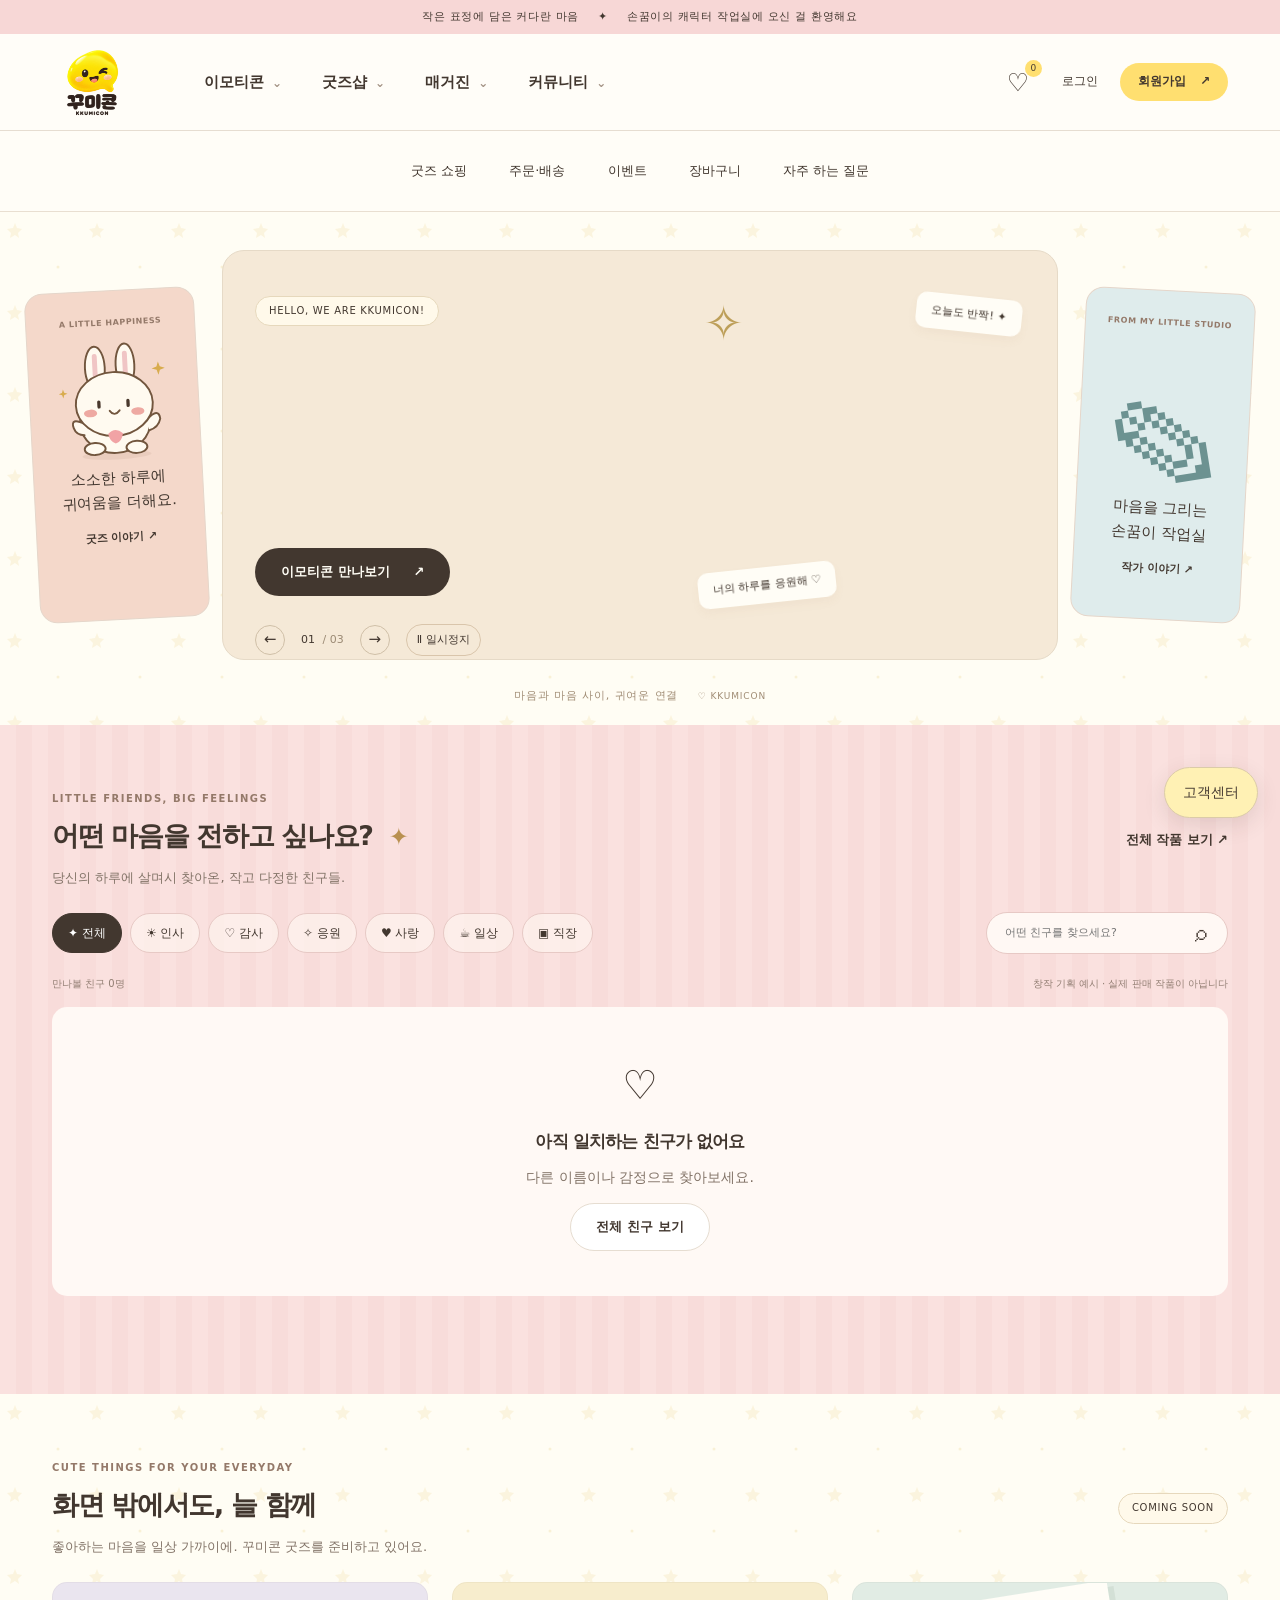
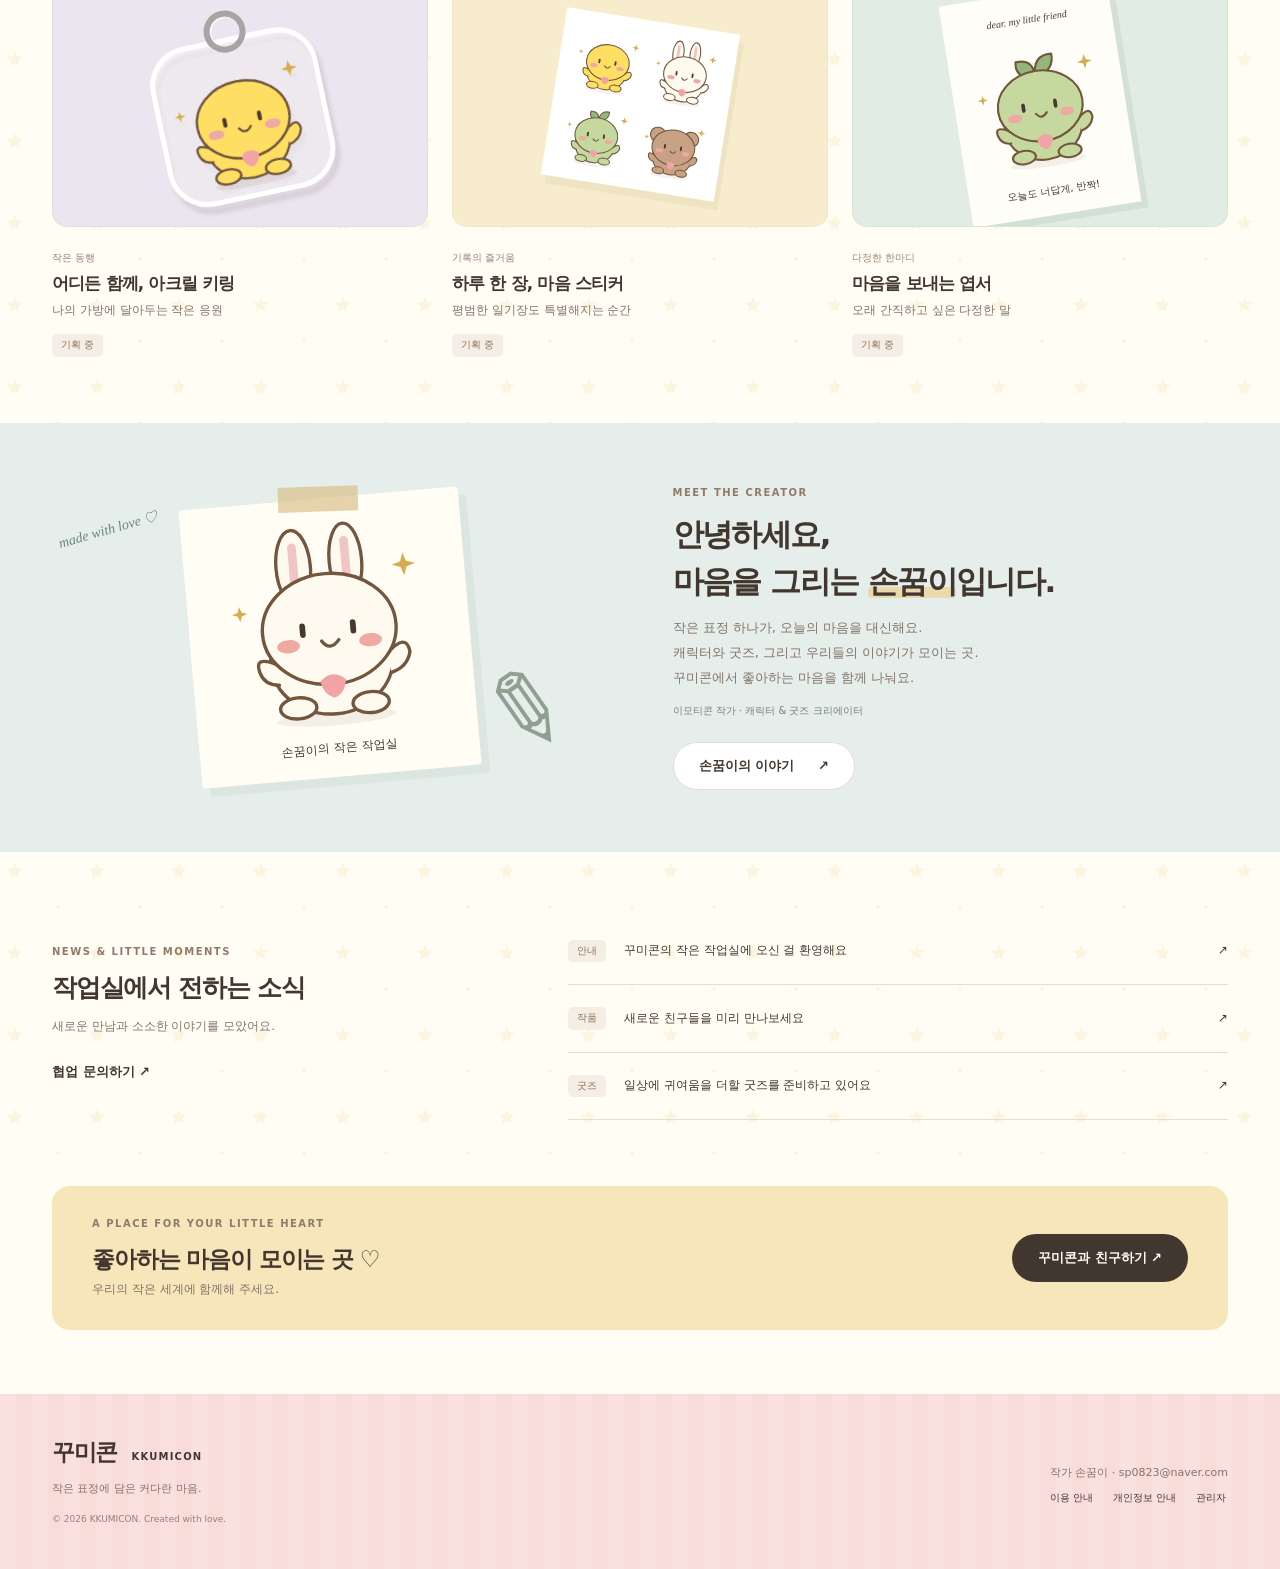
<file: index.html>
<!doctype html>
<html lang="ko"><head><meta charset="UTF-8"><meta name="viewport" content="width=device-width, initial-scale=1"><meta name="description" content="작은 표정 하나가 오늘의 마음을 대신해요. 손꿈이의 따뜻한 캐릭터 작업실, 꾸미콘."><title>꾸미콘 KKUMICON · 마음을 그리는 작은 작업실</title><link rel="icon" type="image/png" href="images/꾸미콘로고2.png"><link rel="stylesheet" href="styles.css?v=2"><script defer src="data.js"></script><script defer src="auth.js?v=4"></script><script defer src="pages.js?v=2"></script><script defer src="app.js?v=4"></script><link rel="stylesheet" href="content-editor.css?v=10"><script defer src="content-model.js?v=10"></script><script defer src="content-editor.js?v=10"></script><link rel="stylesheet" href="shop.css?v=4"><script defer src="services.js?v=2"></script><script defer src="motion.js"></script><link rel="stylesheet" href="hero-motion.css"><script defer src="hero-motion.js"></script><script defer src="inquiry.js"></script></head>
<body><a class="skip" href="#main">본문 바로가기</a>
<div class="announcement">작은 표정에 담은 커다란 마음 <span>✦</span> 손꿈이의 캐릭터 작업실에 오신 걸 환영해요</div>
<header class="site-header"><div class="header-inner"><a class="brand" href="index.html" aria-label="꾸미콘 홈"><img src="images/꾸미콘로고2.png" alt="꾸미콘 홈" width="80" height="80"></a><nav aria-label="주 메뉴" class="main-nav" id="main-nav"><details><summary>이모티콘</summary><div><a href="#collection">이모티콘 컬렉션</a><button data-info="world">캐릭터 세계관</button></div></details><details><summary>굿즈샵</summary><div><a href="#goods">캐릭터별 굿즈</a><button data-info="goods">전체 굿즈</button></div></details><details><summary>매거진</summary><div><a href="#artist">작가 인터뷰</a></div></details><details><summary>커뮤니티</summary><div><button data-info="lounge">팬 라운지</button><a href="#news">소식·이벤트</a></div></details></nav><div class="header-actions"><button class="icon-button" id="wishlist" aria-label="찜한 작품 보기">♡<span id="wish-count">0</span></button><a class="login-link" href="login.html">로그인</a><a class="button small yellow" href="login.html#signup">회원가입 <span>↗</span></a><button class="icon-button mobile-toggle" id="menu-toggle" aria-expanded="false" aria-controls="main-nav" aria-label="메뉴 열기">☰</button></div></div></header>
<main id="main"><section class="hero-section stars"><div class="hero-layout wrap"><aside class="hero-side peach"><span class="eyebrow">A LITTLE HAPPINESS</span><div id="side-character"></div><p>소소한 하루에<br><strong>귀여움을 더해요.</strong></p><a href="#goods" class="text-link">굿즈 이야기 ↗</a></aside><div class="hero-main"><div class="hero-copy"><span class="pill">HELLO, WE ARE KKUMICON!</span><h1 id="hero-title">작은 표정 하나가,<br>오늘의 <em>마음</em>을 대신해요.</h1><p id="hero-description">말로 다 전하지 못한 마음도 괜찮아요.<br>나를 닮은 귀여운 친구가 대신 전해줄 거예요.</p><a class="button ink" id="hero-link" href="#collection">이모티콘 만나보기 <span>↗</span></a><div class="hero-controls"><button id="hero-prev" aria-label="이전 배너">←</button><span id="hero-position">01 <i>/ 03</i></span><button id="hero-next" aria-label="다음 배너">→</button></div></div><div class="hero-art"><span class="floating-note note-one">오늘도 반짝! ✦</span><span class="decor-star">✧</span><img src="images/꾸미콘로고2.png" alt="윙크하며 웃는 노란 꾸미콘 마스코트" width="1280" height="1280"><span class="floating-note note-two">너의 하루를 응원해 ♡</span></div></div><aside class="hero-side sky"><span class="eyebrow">FROM MY LITTLE STUDIO</span><div class="drawing-icon">✎</div><p>마음을 그리는<br><strong>손꿈이의 작업실</strong></p><a href="#artist" class="text-link">작가 이야기 ↗</a></aside></div><div class="hero-caption">마음과 마음 사이, 귀여운 연결 <span>♡ KKUMICON</span></div></section>
<section class="collection-section stripe" id="collection"><div class="wrap"><div class="section-heading"><div><span class="eyebrow">LITTLE FRIENDS, BIG FEELINGS</span><h2>어떤 마음을 전하고 싶나요? <span class="tiny-star">✦</span></h2><p>당신의 하루에 살며시 찾아온, 작고 다정한 친구들.</p></div><button class="text-link" id="show-all">전체 작품 보기 ↗</button></div><div class="collection-toolbar"><div class="chips" id="emotion-filters" role="group" aria-label="감정별 작품 필터"></div><form class="search-form" id="search-form" role="search"><label class="sr-only" for="search">작품 검색</label><input id="search" type="search" placeholder="어떤 친구를 찾으세요?"><button aria-label="검색">⌕</button></form></div><div class="collection-meta"><span id="result-count" aria-live="polite"></span><span>창작 기획 예시 · 실제 판매 작품이 아닙니다</span></div><div class="art-grid" id="art-grid"></div><div class="center"><button class="button white" id="more-art">친구들 더 만나보기 <span>↓</span></button></div></div></section>
<section class="goods-section stars" id="goods"><div class="wrap"><div class="section-heading"><div><span class="eyebrow">CUTE THINGS FOR YOUR EVERYDAY</span><h2>화면 밖에서도, 늘 함께</h2><p>좋아하는 마음을 일상 가까이에. 꾸미콘 굿즈를 준비하고 있어요.</p></div><span class="pill">COMING SOON</span></div><div class="goods-grid"><button class="goods-card" data-info="goods"><div class="goods-art lilac"><div class="keyring"><span></span><div id="keyring-character"></div></div></div><span class="goods-type">작은 동행</span><h3>어디든 함께, 아크릴 키링</h3><p>나의 가방에 달아두는 작은 응원</p><span class="tag">기획 중</span></button><button class="goods-card" data-info="goods"><div class="goods-art butter"><div class="sticker-sheet" id="sticker-art"></div></div><span class="goods-type">기록의 즐거움</span><h3>하루 한 장, 마음 스티커</h3><p>평범한 일기장도 특별해지는 순간</p><span class="tag">기획 중</span></button><button class="goods-card" data-info="goods"><div class="goods-art mint"><div class="postcard"><span>dear. my little friend</span><div id="postcard-art"></div><small>오늘도 너답게, 반짝!</small></div></div><span class="goods-type">다정한 한마디</span><h3>마음을 보내는 엽서</h3><p>오래 간직하고 싶은 다정한 말</p><span class="tag">기획 중</span></button></div></div></section>
<section class="artist-section" id="artist"><div class="wrap artist-layout"><div class="artist-illustration"><span class="scribble">made with love ♡</span><div class="artist-paper"><div id="artist-character"></div><span>손꿈이의 작은 작업실</span></div><span class="artist-pencil">✎</span></div><div class="artist-copy"><span class="eyebrow">MEET THE CREATOR</span><h2>안녕하세요,<br>마음을 그리는 <em>손꿈이</em>입니다.</h2><p>작은 표정 하나가, 오늘의 마음을 대신해요.<br>캐릭터와 굿즈, 그리고 우리들의 이야기가 모이는 곳.<br>꾸미콘에서 좋아하는 마음을 함께 나눠요.</p><span class="artist-label">이모티콘 작가 · 캐릭터 & 굿즈 크리에이터</span><button class="button white" data-info="artist">손꿈이의 이야기 <span>↗</span></button></div></div></section>
<section class="news-section stars" id="news"><div class="wrap news-layout"><div><span class="eyebrow">NEWS & LITTLE MOMENTS</span><h2>작업실에서 전하는 소식</h2><p>새로운 만남과 소소한 이야기를 모았어요.</p><a class="text-link" href="mailto:sp0823@naver.com">협업 문의하기 ↗</a></div><div class="news-list"><button data-info="welcome"><span class="tag">안내</span><span>꾸미콘의 작은 작업실에 오신 걸 환영해요</span><b>↗</b></button><button data-info="preview"><span class="tag">작품</span><span>새로운 친구들을 미리 만나보세요</span><b>↗</b></button><button data-info="goods"><span class="tag">굿즈</span><span>일상에 귀여움을 더할 굿즈를 준비하고 있어요</span><b>↗</b></button></div></div></section>
<section class="community-banner wrap"><div><span class="eyebrow">A PLACE FOR YOUR LITTLE HEART</span><h2>좋아하는 마음이 모이는 곳 ♡</h2><p>우리의 작은 세계에 함께해 주세요.</p></div><a class="button ink" href="login.html#signup">꾸미콘과 친구하기 ↗</a></section></main>
<footer class="site-footer stripe"><div class="wrap footer-inner"><div><strong>꾸미콘 <span>KKUMICON</span></strong><p>작은 표정에 담은 커다란 마음.</p><small>© 2026 KKUMICON. Created with love.</small></div><div><p>작가 손꿈이 · <a href="mailto:sp0823@naver.com">sp0823@naver.com</a></p><div class="footer-links"><button data-info="terms">이용 안내</button><button data-info="privacy">개인정보 안내</button><a href="admin.html">관리자</a></div></div></div></footer>
<button id="back-top" class="back-top" aria-label="맨 위로" hidden>↑</button><div id="toast" class="toast" role="status" hidden></div><dialog id="detail-dialog"><button class="dialog-close" aria-label="닫기">×</button><div id="dialog-content"></div></dialog></body></html>
</file>
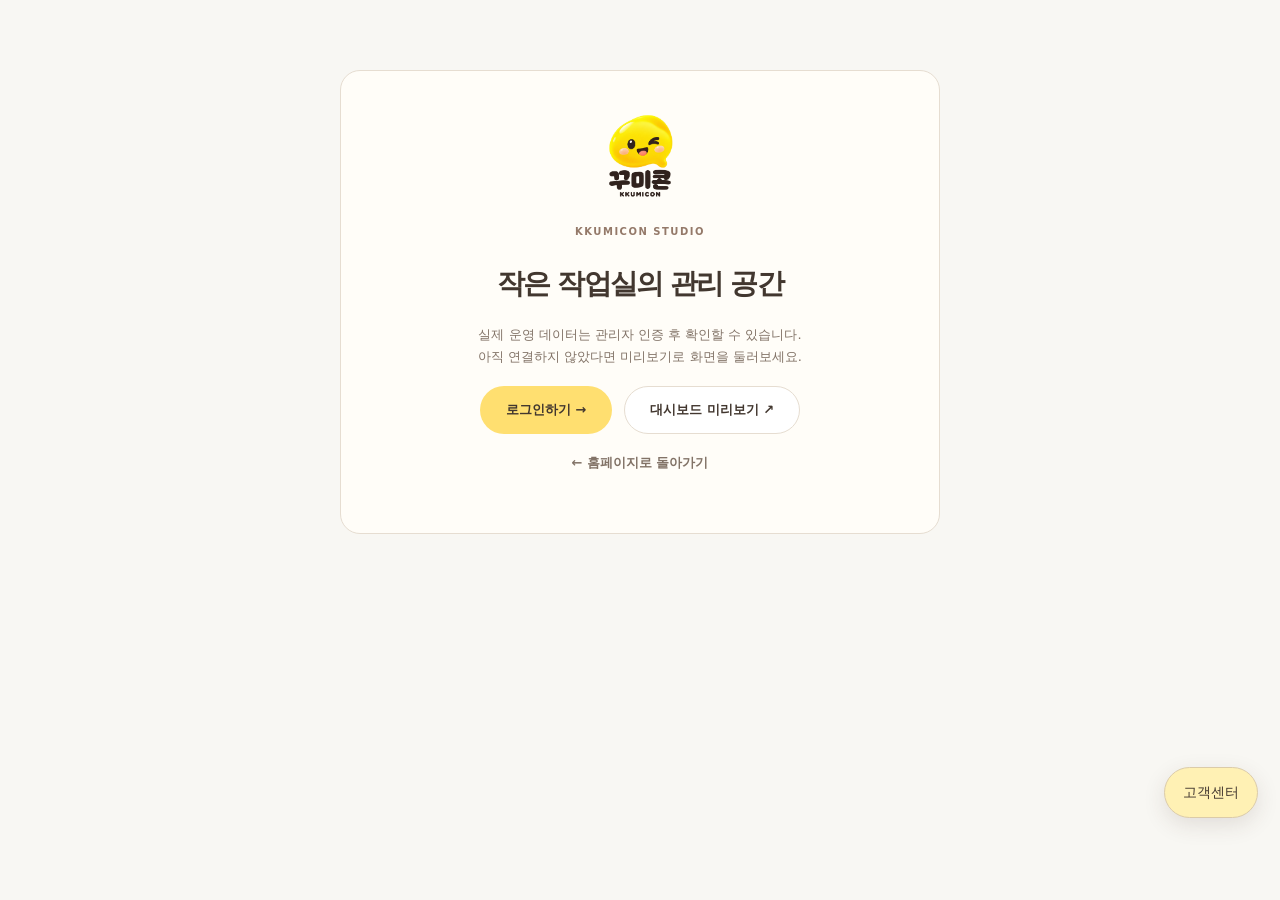
<file: admin.html>
<!doctype html><html lang="ko"><head><meta charset="UTF-8"><meta name="viewport" content="width=device-width,initial-scale=1"><meta name="robots" content="noindex,nofollow"><title>작업실 관리 · 꾸미콘</title><link rel="icon" type="image/png" href="images/꾸미콘로고2.png"><link rel="stylesheet" href="styles.css?v=2"><script defer src="data.js"></script><script defer src="auth.js?v=4"></script><script defer src="pages.js?v=1"></script><script defer src="admin-live.js?v=1"></script><script defer src="content-model.js?v=10"></script><script defer src="admin-pages.js?v=1"></script><script defer src="admin.js?v=4"></script><link rel="stylesheet" href="shop.css?v=4"><script defer src="services.js?v=2"></script><script defer src="motion.js"></script><script defer src="inquiry.js"></script></head><body class="admin-body"><main id="admin-gate" class="gate"><img src="images/꾸미콘로고2.png" alt="꾸미콘" width="100" height="100"><span class="eyebrow">KKUMICON STUDIO</span><h1>작은 작업실의 관리 공간</h1><p id="gate-status" role="status">실제 운영 데이터는 관리자 인증 후 확인할 수 있습니다.<br>아직 연결하지 않았다면 미리보기로 화면을 둘러보세요.</p><a class="button yellow" href="login.html">로그인하기 →</a><a class="button white" href="admin.html?preview=1">대시보드 미리보기 ↗</a><p><a class="text-link" href="index.html">← 홈페이지로 돌아가기</a></p></main><div id="admin-shell" class="admin-shell" hidden><aside class="admin-sidebar"><a href="index.html" class="admin-logo"><img src="images/꾸미콘로고2.png" alt="꾸미콘 홈" width="55" height="55"><span>꾸미콘<small>CREATOR STUDIO</small></span></a><nav class="admin-nav" aria-label="관리 메뉴"><button data-page="overview" class="active"><span>▦</span> 대시보드</button><button data-page="content"><span>▧</span> 작품 관리</button><button data-page="members"><span>♧</span> 회원 관리</button><button data-page="sales"><span>▤</span> 매출 현황</button><button data-page="service"><span>⚙</span> 서비스 상태</button></nav><div class="sidebar-note"><strong>차곡차곡, 나의 작은 세계</strong><p>작품을 정리하고 새로운 만남을 준비하는 곳.</p><a href="index.html">홈페이지 보기 ↗</a></div></aside><main class="admin-main"><header class="admin-topbar"><span>작가 작업실 <span class="muted">/ <span id="breadcrumb">대시보드</span></span></span><div><span class="status-pill" id="mode-label">미리보기</span><span class="avatar">꾸</span><span id="admin-name">작업실 미리보기</span><button id="admin-exit">나가기 ↗</button></div></header><div class="admin-content"><div id="admin-notice" class="notice">미리보기 모드입니다. 예시 작품의 수정 사항은 이 브라우저에만 저장되며 실제 회원·매출 데이터는 연결되지 않았습니다.</div><div id="admin-view"></div><p id="admin-updated" class="admin-updated"></p></div></main></div><dialog id="edit-dialog"><button class="dialog-close" id="close-edit" aria-label="닫기">×</button><span class="eyebrow">EDIT YOUR LITTLE FRIEND</span><h2>작품 정보 수정</h2><p class="muted">미리보기용 작품입니다. 이 브라우저에만 저장됩니다.</p><form id="edit-form"><input type="hidden" id="edit-id"><label class="field">작품명<textarea id="edit-name" required maxlength="100" rows="3" placeholder="Enter를 누르면 줄바꿈됩니다."></textarea></label><label class="field">소개<textarea id="edit-description" maxlength="600"></textarea></label><label class="check"><input type="checkbox" id="edit-visible">홈페이지에 공개</label><p id="edit-message" class="form-message" role="status"></p><div class="edit-actions"><button class="button yellow" type="submit">변경 사항 저장</button><button class="button white" type="button" id="cancel-edit">취소</button></div></form></dialog><div id="toast" class="toast" role="status" hidden></div></body></html>
</file>
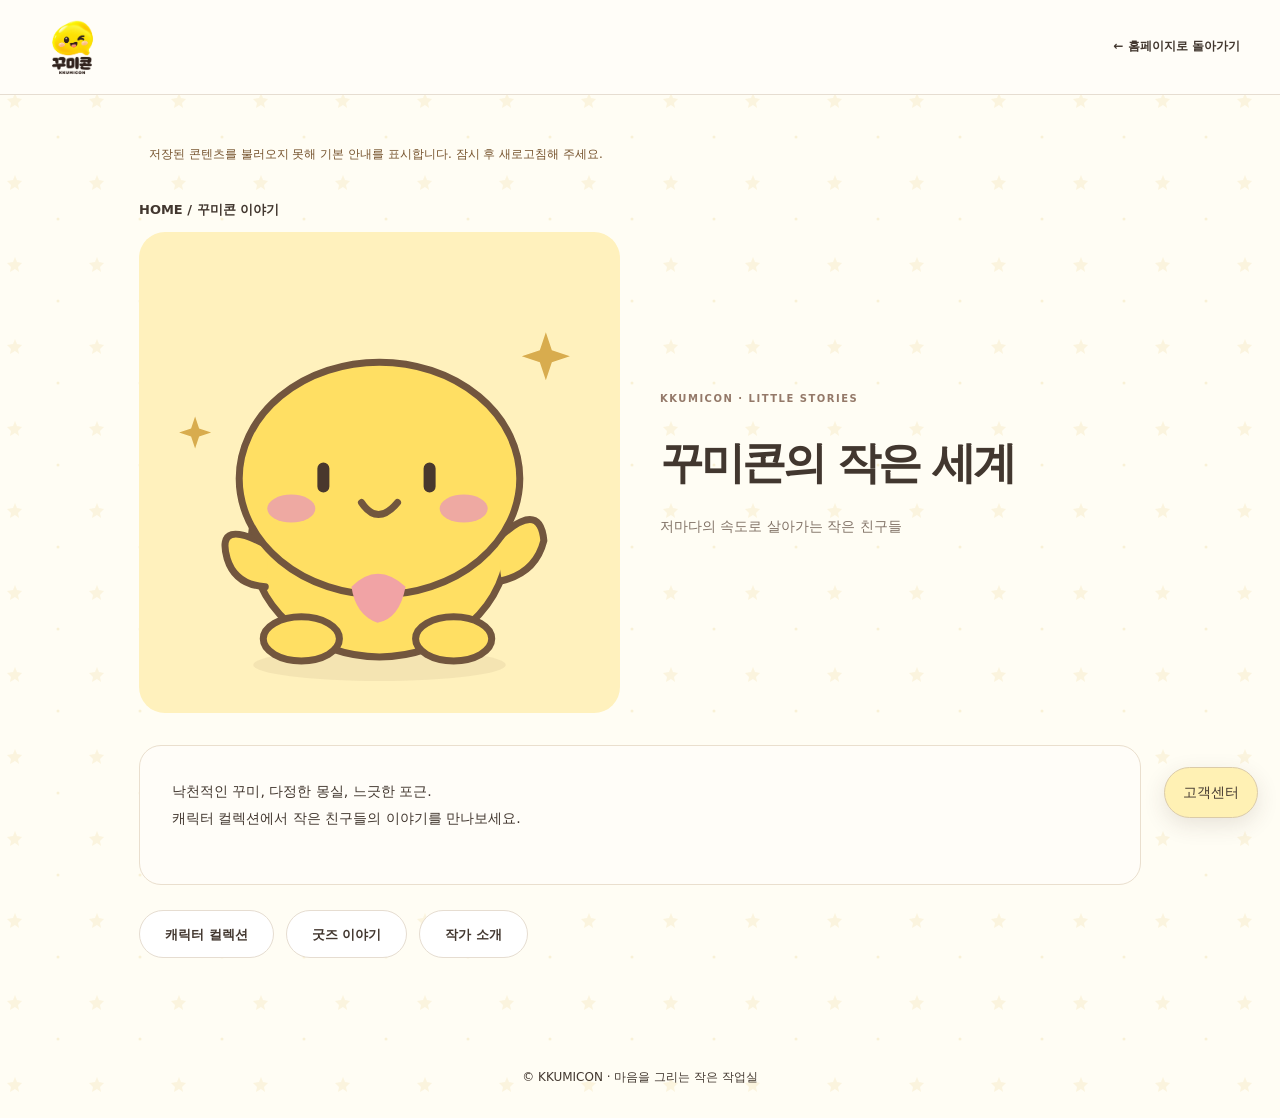
<file: detail.html>
<!doctype html><html lang="ko"><head><meta charset="UTF-8"><meta name="viewport" content="width=device-width,initial-scale=1"><title>상세 이야기 · 꾸미콘</title><link rel="stylesheet" href="styles.css?v=2"><link rel="stylesheet" href="content-editor.css?v=10"><script defer src="data.js"></script><script defer src="auth.js?v=4"></script><script defer src="pages.js?v=2"></script><script defer src="content-model.js?v=10"></script><script defer src="content-editor.js?v=10"></script><link rel="stylesheet" href="shop.css?v=4"><script defer src="services.js?v=2"></script><script defer src="motion.js"></script><script defer src="inquiry.js"></script></head><body class="stars"><header class="simple-header"><a href="index.html"><img src="images/꾸미콘로고2.png" width="65" height="65" alt="꾸미콘 홈"></a><a class="text-link" href="index.html">← 홈페이지로 돌아가기</a></header><main id="story-page" class="story-page" aria-live="polite"><p>이야기를 불러오고 있어요…</p></main><footer class="story-footer">© KKUMICON · 마음을 그리는 작은 작업실</footer></body></html>
</file>
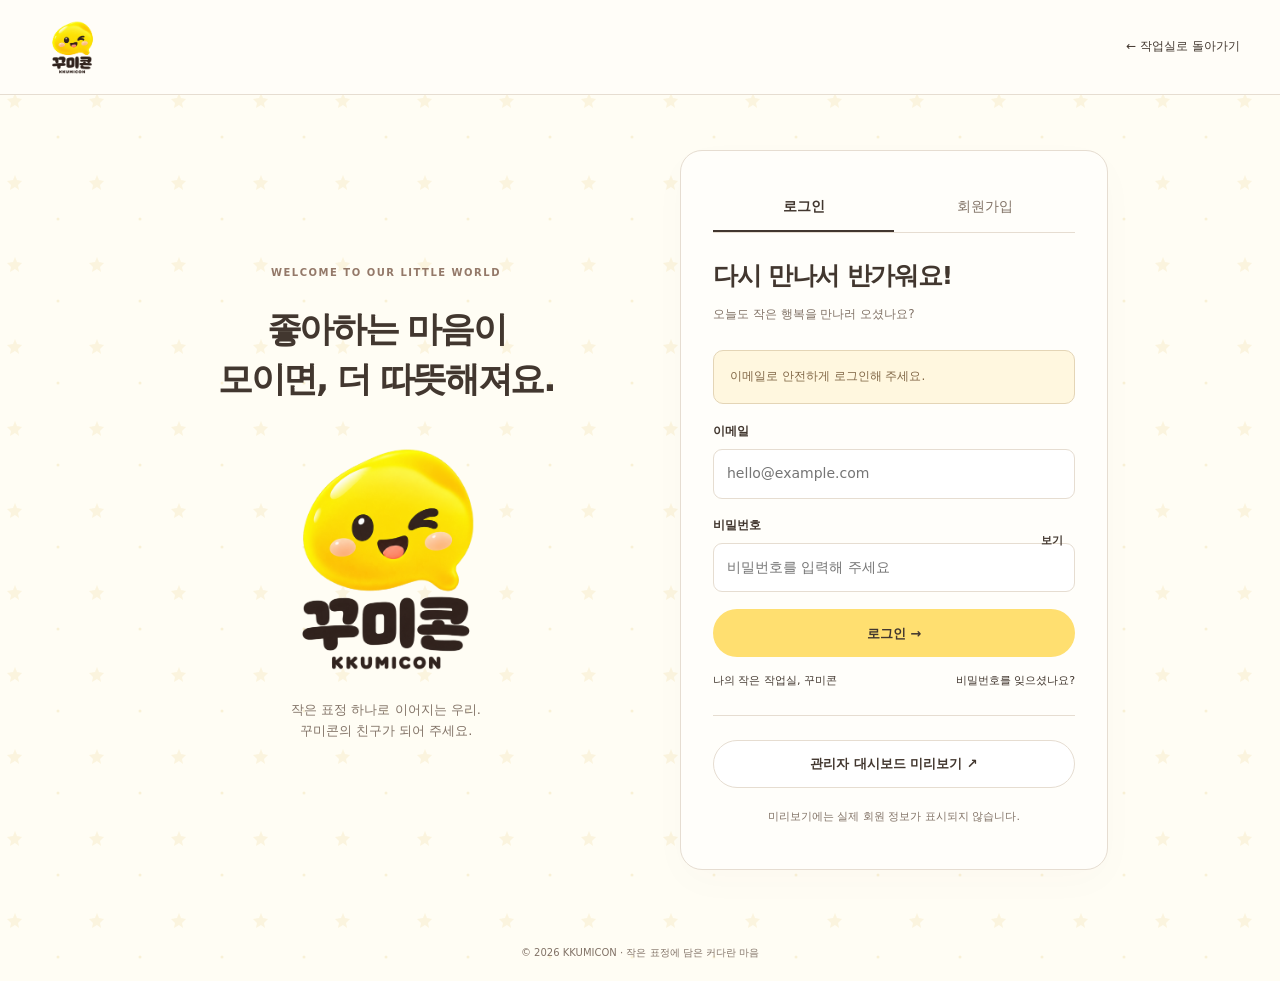
<file: login.html>
<!doctype html><html lang="ko"><head><meta charset="UTF-8"><meta name="viewport" content="width=device-width,initial-scale=1"><title>로그인 · 꾸미콘</title><link rel="icon" type="image/png" href="images/꾸미콘로고2.png"><link rel="stylesheet" href="styles.css?v=2"><script defer src="auth.js?v=4"></script><script defer src="pages.js?v=1"></script><script defer src="login.js"></script></head><body class="auth-page stars"><header class="simple-header"><a class="brand" href="index.html"><img src="images/꾸미콘로고2.png" alt="꾸미콘 홈" width="64" height="64"></a><a href="index.html">← 작업실로 돌아가기</a></header><main class="auth-layout"><section class="auth-welcome"><span class="eyebrow">WELCOME TO OUR LITTLE WORLD</span><h1>좋아하는 마음이<br>모이면, 더 따뜻해져요.</h1><img src="images/꾸미콘로고2.png" alt="반갑게 윙크하는 꾸미콘" width="270" height="270"><p>작은 표정 하나로 이어지는 우리.<br>꾸미콘의 친구가 되어 주세요.</p></section><section class="auth-card" id="auth-card"><div class="auth-tabs"><a href="#login" id="tab-login">로그인</a><a href="#signup" id="tab-signup">회원가입</a></div><h2 id="form-title">다시 만나서 반가워요!</h2><p class="subtitle" id="form-subtitle">오늘도 작은 행복을 만나러 오셨나요?</p><div id="connection-notice" class="notice" role="status">로그인 연결 상태를 확인하고 있어요.</div><form id="auth-form"><label class="field" id="name-field" hidden>닉네임<input id="nickname" name="nickname" autocomplete="nickname" maxlength="30" placeholder="어떻게 불러드릴까요?"></label><label class="field">이메일<input id="email" type="email" name="email" autocomplete="email" required maxlength="254" placeholder="hello@example.com"></label><label class="field" id="password-field">비밀번호<span class="password-wrap"><input id="password" type="password" name="password" autocomplete="current-password" required minlength="8" maxlength="128" placeholder="8자 이상 입력해 주세요"><button type="button" id="toggle-password" aria-pressed="false">보기</button></span></label><label class="field" id="confirm-field" hidden>비밀번호 확인<input id="confirm-password" type="password" autocomplete="new-password" minlength="8" placeholder="한 번 더 입력해 주세요"></label><label class="check" id="agreement-field" hidden><input type="checkbox" id="agreement"><span>현재 서비스가 준비 단계임을 확인했으며, 입력한 정보의 Firebase 인증 처리에 동의합니다. 운영 전 정식 약관 확정이 필요합니다.</span></label><p id="form-message" class="form-message" role="status" aria-live="polite"></p><button type="submit" class="button yellow full" id="submit-auth">로그인 →</button><div class="auth-extras"><span>나의 작은 작업실, 꾸미콘</span><a href="#reset">비밀번호를 잊으셨나요?</a></div></form><hr class="divider"><a class="button white full" href="admin.html?preview=1">관리자 대시보드 미리보기 ↗</a><p class="auth-foot">미리보기에는 실제 회원 정보가 표시되지 않습니다.</p></section></main><footer>© 2026 KKUMICON · 작은 표정에 담은 커다란 마음</footer></body></html>
</file>
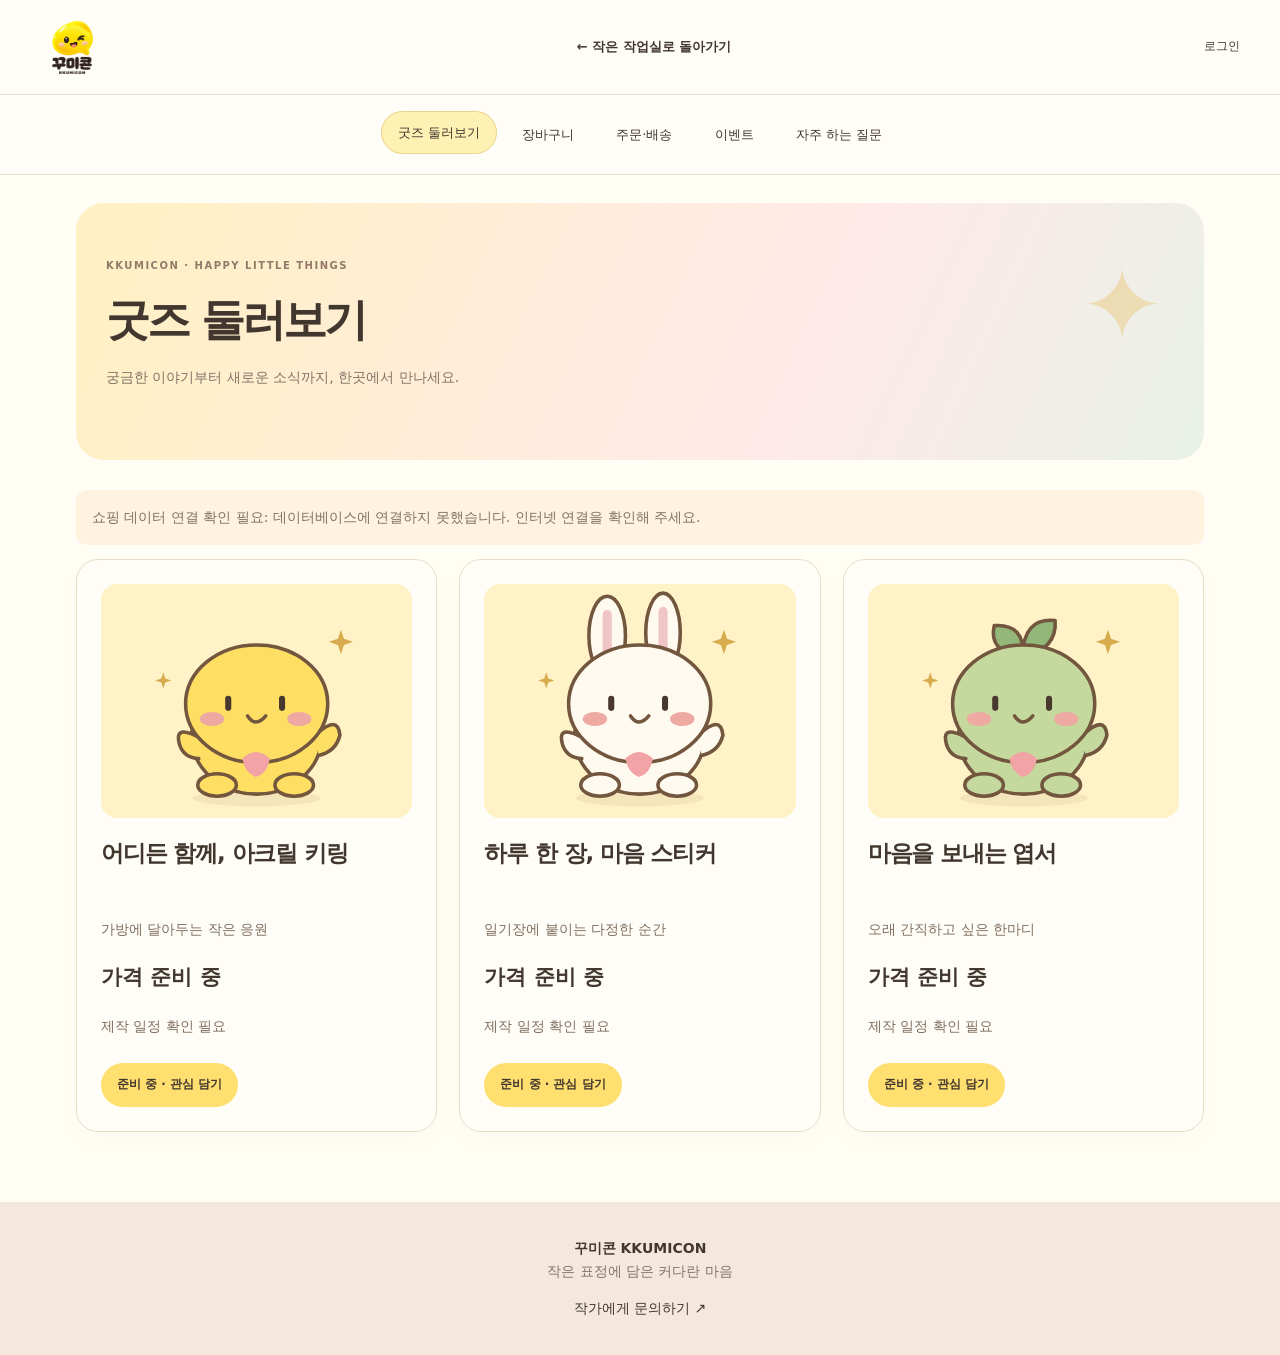
<file: shop.html>
<!doctype html><html lang="ko"><head><meta charset="UTF-8"><meta name="viewport" content="width=device-width,initial-scale=1"><title>꾸미콘 · 쇼핑과 고객센터</title><link rel="icon" href="images/꾸미콘로고2.png"><link rel="stylesheet" href="styles.css?v=2"><link rel="stylesheet" href="shop.css?v=4"><script defer src="data.js"></script><script defer src="auth.js?v=4"></script><script defer src="pages.js?v=3"></script><script defer src="content-model.js?v=10"></script><script defer src="shop-model.js?v=9"></script><script defer src="shop.js?v=10"></script><script defer src="inquiry.js"></script></head><body><header class="simple-header"><a href="index.html"><img src="images/꾸미콘로고2.png" width="65" height="65" alt="꾸미콘 홈"></a><a class="text-link" href="index.html">← 작은 작업실로 돌아가기</a><a href="login.html">로그인</a></header><nav id="shop-nav" class="service-nav" aria-label="쇼핑과 고객센터"></nav><main class="shop-wrap"><section class="shop-hero"><span class="eyebrow">KKUMICON · HAPPY LITTLE THINGS</span><h1 id="shop-title">작고 다정한 쇼핑 안내</h1><p id="shop-description">궁금한 이야기부터 새로운 소식까지, 한곳에서 만나세요.</p><span class="hero-spark" aria-hidden="true">✦</span></section><p id="shop-status" role="status" class="shop-status"></p><div id="shop-view"></div></main><footer class="shop-footer"><strong>꾸미콘 KKUMICON</strong><p>작은 표정에 담은 커다란 마음</p><a href="mailto:sp0823@naver.com">작가에게 문의하기 ↗</a></footer><div id="shop-toast" role="status" class="toast" hidden></div><script defer src="motion.js"></script></body></html>
</file>
<file: styles.css>
@charset "UTF-8";
/* 원본 이미지의 가로세로 비율을 유지합니다. */
img{height:auto}
:root{--ink:#42372f;--muted:#827367;--cream:#fffdf4;--pink:#fae1df;--line:#e6ddd1;--yellow:#ffdf70;--blue:#316d7e;--white:#fff;--radius:18px}*{box-sizing:border-box}html{scroll-behavior:smooth;scroll-padding-top:30px}body{margin:0;background:var(--cream);color:var(--ink);font-family:"Pretendard","Noto Sans KR",system-ui,-apple-system,"Segoe UI",sans-serif;font-size:14px;line-height:1.65}button,input,select,textarea{font:inherit}button,a,input,textarea,select{-webkit-tap-highlight-color:transparent}button{color:inherit;cursor:pointer}button{border:0;background:none}a{color:inherit;text-decoration:none}button:disabled{cursor:not-allowed;opacity:.6}img,svg{max-width:100%;display:block}button:focus-visible,a:focus-visible,input:focus-visible,textarea:focus-visible,summary:focus-visible,select:focus-visible{outline:3px solid #397e92;outline-offset:4px}h1,h2,h3,p{margin-top:0}h1,h2,h3{line-height:1.4;letter-spacing:-.05em}h2{font-size:30px;margin-bottom:12px}h3{font-size:17px}p{color:var(--muted)}[hidden]{display:none!important}.wrap{max-width:1240px;margin:auto;padding-left:32px;padding-right:32px}.announcement{background:#f7d7d6;text-align:center;padding:8px 16px;font-size:11px;letter-spacing:.06em}.announcement span{margin:0 15px}.site-header{background:#fffdf8;border-bottom:1px solid var(--line)}.header-inner{max-width:1240px;margin:auto;height:96px;padding:0 32px;display:flex;align-items:center;gap:72px}.brand{width:80px;flex-shrink:0}.brand img{height:80px;object-fit:contain}.main-nav{display:flex;gap:40px;align-items:center;flex:1}.main-nav details{position:relative}.main-nav summary{cursor:pointer;font-size:15px;font-weight:650;list-style:none;padding:24px 0}.main-nav summary::-webkit-details-marker{display:none}.main-nav summary::after{content:'⌄';font-size:12px;margin-left:8px;color:#a29183}.main-nav details>div{position:absolute;top:65px;left:-20px;width:170px;z-index:10;background:white;border:1px solid var(--line);border-radius:12px;box-shadow:0 12px 30px #48322312;padding:10px}.main-nav details>div a,.main-nav details>div button{display:block;padding:10px;width:100%;text-align:left;border-radius:6px}.main-nav details>div a:hover,.main-nav details>div button:hover{background:var(--cream)}.header-actions{display:flex;align-items:center;gap:22px}.icon-button{min-width:44px;min-height:44px;font-size:25px;position:relative}.icon-button span{position:absolute;font-size:9px;top:0;right:-2px;background:var(--yellow);border-radius:50%;width:17px;height:17px;line-height:17px}.login-link{font-size:12px;white-space:nowrap}.mobile-toggle{display:none}.button{display:inline-flex;justify-content:center;align-items:center;gap:24px;min-height:48px;padding:12px 25px;border:1px solid transparent;border-radius:999px;font-weight:650;font-size:13px;transition:transform .2s,background .2s;white-space:nowrap}.button:hover{transform:translateY(-2px)}.button.small{min-height:38px;padding:7px 17px;gap:14px;font-size:12px}.yellow{background:var(--yellow)}.ink{background:var(--ink);color:#fffdf5}.white{background:white;border-color:var(--line)}.text-link{font-size:13px;font-weight:650;padding:12px 0;display:inline-block}.stars{background-color:var(--cream);background-image:url("data:image/svg+xml,%3Csvg xmlns='http://www.w3.org/2000/svg' width='82' height='82'%3E%3Cpath d='M15 11l2 5 5 1-4 4 1 5-4-3-5 3 1-5-4-4 6-1z' fill='%23e5c66d' opacity='.17'/%3E%3Ccircle cx='58' cy='55' r='1.5' fill='%23e5c66d' opacity='.22'/%3E%3C/svg%3E")}.stripe{background:repeating-linear-gradient(90deg,#fae1df 0,#fae1df 16px,#f8dcda 16px,#f8dcda 32px)}.hero-section{padding:38px 0 20px;overflow:hidden}.hero-layout{display:grid;grid-template-columns:170px minmax(0,1fr) 170px;gap:20px;align-items:center;max-width:1440px}.hero-main{background:#f5e9d7;min-height:410px;border:1px solid #e6dac7;border-radius:22px;display:flex;position:relative;overflow:hidden}.hero-copy{padding:45px 0 25px 32px;position:relative;z-index:1;flex:1;min-width:0}.pill{font-size:10px;letter-spacing:.07em;display:inline-block;background:#fff9ea;padding:6px 13px;border:1px solid #e6d8bc;border-radius:30px}.hero h1,h1{font-size:36px;font-weight:750;letter-spacing:-.065em;margin:24px 0 20px;line-height:1.42}em{font-style:normal;position:relative;z-index:0}em::after{content:'';position:absolute;background:#efc47180;height:11px;left:0;right:0;bottom:1px;z-index:-1;border-radius:4px}.hero-copy p{font-size:13px;line-height:1.9;margin-bottom:26px}.hero-controls{display:flex;align-items:center;gap:16px;margin-top:28px;font-size:11px}.hero-controls button{width:30px;height:30px;border:1px solid #cfbfa7;border-radius:50%;font-size:15px}.hero-controls i{font-style:normal;color:#9b8a74;margin-left:4px}.hero-art{width:43%;position:relative;display:flex;align-items:center;justify-content:center}.hero-art:before{content:'';position:absolute;width:290px;height:290px;border-radius:50%;background:#fff8e9a8}.hero-art img{width:100%;position:relative;transform:rotate(-7deg);filter:drop-shadow(0 15px 8px #a2885120)}.floating-note{position:absolute;background:#fffdf6;padding:9px 15px;border-radius:10px;font-size:11px;z-index:2;box-shadow:0 5px 10px #9779570d;white-space:nowrap}.note-one{top:45px;right:35px;transform:rotate(6deg)}.note-two{bottom:55px;left:0;transform:rotate(-6deg)}.decor-star{position:absolute;font-size:48px;top:33px;left:5px;color:#bd9f59}.hero-side{height:330px;border:1px solid #e5d6ca;border-radius:18px;padding:25px 18px;text-align:center;overflow:hidden}.peach{background:#f4d8ca;transform:rotate(-3deg)}.sky{background:#dfecec;transform:rotate(3deg)}.hero-side .eyebrow{font-size:8px;letter-spacing:.07em;white-space:nowrap}.hero-side svg{width:150px;margin:4px auto 0}.hero-side p{font-size:15px;color:var(--ink);line-height:1.65;margin-bottom:2px}.hero-side .text-link{font-size:11px}.drawing-icon{height:157px;padding-top:12px;font-family:serif;font-size:115px;color:#6c9291;transform:rotate(-12deg)}.hero-caption{text-align:center;margin-top:27px;color:#a08c74;font-size:11px;letter-spacing:.08em}.hero-caption span{margin-left:15px;font-size:9px}.collection-section,.goods-section,.news-section{padding:66px 0}.eyebrow{font-size:10px;font-weight:650;letter-spacing:.15em;color:#947969;display:block;margin-bottom:10px}.section-heading{display:flex;align-items:center;justify-content:space-between;gap:20px;margin-bottom:24px}.section-heading p{font-size:13px;margin-bottom:0}.section-heading h2{font-size:27px}.tiny-star{color:#b99050;margin-left:8px;font-size:24px}.collection-toolbar{display:flex;justify-content:space-between;gap:20px;align-items:center;margin-bottom:22px}.chips{display:flex;gap:8px;flex-wrap:wrap}.chip{border:1px solid #e7c9c5;background:#fff6f0a8;padding:9px 15px;border-radius:30px;min-height:40px;font-size:12px;white-space:nowrap}.chip.active{background:var(--ink);border-color:var(--ink);color:white}.search-form{display:flex;align-items:center;background:#fff8f4;border:1px solid #e7c9c5;border-radius:30px;padding:0 8px 0 16px}.search-form input{border:0;background:none;width:180px;font-size:11px;color:var(--ink);outline-offset:0}.search-form button{font-size:23px;width:36px;height:40px}.collection-meta{display:flex;justify-content:space-between;font-size:10px;margin-bottom:14px;color:#927e73;gap:12px}.art-grid{display:grid;grid-template-columns:repeat(4,minmax(0,1fr));gap:22px}.art-card{background:#fffdf8;padding:10px 10px 15px;border:1px solid #e8d6cc;border-radius:14px;min-width:0}.art-image{position:relative;border-radius:9px;overflow:hidden;padding:6px 10px 21px}.art-open{display:block;padding:0;width:100%;transition:transform .2s}.art-open:hover{transform:translateY(-2px)}.art-open svg{width:100%;height:200px}.sample-label{position:absolute;top:11px;left:11px;letter-spacing:.07em;font-size:8px;color:#856f5a}.wish-button{position:absolute;right:6px;top:5px;z-index:2;font-size:22px;width:38px;height:38px;color:#9d8171}.wish-button.saved{color:#b95c67}.art-caption{font-size:10px;text-align:center;display:block;color:#74614d;white-space:nowrap;overflow:hidden;text-overflow:ellipsis}.art-title{display:flex;align-items:center;justify-content:space-between;width:100%;padding:15px 4px 3px;text-align:left}.art-title h3{margin:0;font-size:15px;letter-spacing:-.035em}.art-title>span{font-size:15px;color:#9e8876}.creator-name{font-size:10px;margin:3px 4px 12px}.creator-name span{margin:0 4px}.tags{display:flex;gap:6px;margin:0 4px}.tags span{font-size:9px;color:#8b7662;background:#f5efe5;padding:3px 7px;border-radius:4px}.center{text-align:center;margin-top:32px}.goods-grid{display:grid;grid-template-columns:repeat(3,1fr);gap:24px}.goods-card{text-align:left;padding:0}.goods-art{height:245px;border-radius:15px;display:flex;align-items:center;justify-content:center;overflow:hidden;margin-bottom:18px;border:1px solid #4738290b}.lilac{background:#eae5ef}.butter{background:#f7edcd}.mint{background:#e1ece4}.goods-type{font-size:10px;color:#998675}.goods-card h3{margin:4px 0 6px;font-size:17px}.goods-card p{font-size:12px;margin-bottom:11px}.tag{display:inline-block;font-size:10px;padding:3px 9px;border-radius:5px;background:#f5eee4;color:#8c725b;white-space:nowrap}.keyring{width:170px;transform:rotate(-12deg)}.keyring>span{width:42px;height:42px;border:6px solid #a7a5a3;border-radius:50%;display:block;margin:0 auto -15px;position:relative;z-index:1;box-shadow:inset 1px 1px 2px white}.keyring svg{filter:drop-shadow(3px 8px 2px #6a4b4b29);background:#ffffff70;border:5px solid white;border-radius:40px}.sticker-sheet{background:white;box-shadow:5px 8px 0 #b9a77e24;display:grid;grid-template-columns:1fr 1fr;gap:4px;padding:12px;width:175px;transform:rotate(9deg)}.postcard{width:170px;text-align:center;background:#fffdf7;padding:14px 12px;transform:rotate(-9deg);box-shadow:6px 7px 0 #82988625}.postcard>span{font-family:Georgia,serif;font-style:italic;font-size:10px}.postcard svg{height:150px;width:100%}.postcard small{font-size:10px}.artist-section{background:#e5eeea;padding:55px 0}.artist-layout{display:grid;grid-template-columns:1fr 1fr;gap:65px;align-items:center}.artist-illustration{position:relative;padding:20px 50px;text-align:center}.artist-paper{background:#fffdf4;max-width:280px;padding:18px 22px;margin:auto;transform:rotate(-5deg);box-shadow:8px 9px 0 #a2b6a423;border-radius:3px}.artist-paper:before{content:'';position:absolute;width:80px;height:25px;background:#d9bd85a6;left:calc(50% - 40px);top:-12px;transform:rotate(3deg)}.artist-paper svg{height:220px;width:100%}.artist-paper>span{font-size:12px}.scribble{position:absolute;z-index:1;left:5px;top:40px;font-family:Georgia,serif;font-style:italic;transform:rotate(-16deg);color:#6a8777}.artist-pencil{position:absolute;right:40px;bottom:4px;font-size:100px;color:#8fa091;transform:rotate(10deg)}.artist-copy h2{font-size:31px;line-height:1.5}.artist-copy p{font-size:13px;line-height:1.9}.artist-label{display:block;font-size:10px;color:#728175;margin-bottom:22px}.news-layout{display:grid;grid-template-columns:1fr 1.4fr;gap:45px;align-items:center}.news-layout h2{font-size:25px}.news-layout p{font-size:12px}.news-list button{display:flex;align-items:center;width:100%;gap:18px;border-bottom:1px solid var(--line);text-align:left;padding:22px 0;font-size:12px}.news-list b{margin-left:auto;font-weight:400}.community-banner{background:#f6e6ba;border-radius:18px;padding:30px 40px;margin-top:0;margin-bottom:64px;display:flex;justify-content:space-between;align-items:center;max-width:1176px}.community-banner h2{font-size:23px;margin-bottom:5px}.community-banner p{font-size:12px;margin:0}.site-footer{padding:40px 0}.footer-inner{display:flex;justify-content:space-between;align-items:center;gap:24px}.footer-inner strong{font-size:23px;letter-spacing:-.06em}.footer-inner strong span{font-size:10px;letter-spacing:.12em;margin-left:8px}.footer-inner p{font-size:11px;margin:8px 0}.footer-inner small{font-size:9px;color:#9b7e74}.footer-links{display:flex;gap:20px;font-size:10px}.footer-links button{padding:0}.back-top{position:fixed;right:24px;bottom:24px;width:45px;height:45px;border:1px solid var(--line);border-radius:50%;background:white;z-index:5;box-shadow:0 3px 12px #59412a0c}.toast{position:fixed;bottom:28px;left:50%;transform:translateX(-50%);background:var(--ink);color:white;padding:13px 24px;border-radius:12px;z-index:30;max-width:calc(100% - 32px);width:max-content;font-size:13px}dialog{width:min(520px,calc(100% - 32px));border:1px solid var(--line);border-radius:24px;padding:34px;max-height:88vh;overflow:auto;background:var(--cream);color:var(--ink)}dialog::backdrop{background:#30272066;backdrop-filter:blur(4px)}dialog h2{font-size:25px}dialog p{line-height:1.9}.dialog-close{position:absolute;top:10px;right:10px;background:white;border-radius:50%;width:38px;height:38px;font-size:25px;z-index:2}.detail-art{border-radius:15px;margin-bottom:25px}.detail-art svg{height:230px;width:100%}.notice{padding:16px;border:1px solid #e4d5b6;border-radius:10px;background:#fff7df;font-size:12px;color:#816746;margin:18px 0}.empty-state{grid-column:1/-1;text-align:center;background:#fff9f5;border-radius:15px;padding:45px}.empty-state>span{font-size:40px}.empty-state h3{margin:12px}.muted{color:var(--muted)}.sr-only,.skip:not(:focus){position:absolute;width:1px;height:1px;overflow:hidden;clip:rect(0,0,0,0)}.skip:focus{position:fixed;top:8px;left:8px;background:white;padding:12px;z-index:100}
/* 로그인 · 회원가입 */
.auth-page{min-height:100vh}.simple-header{display:flex;align-items:center;justify-content:space-between;padding:15px 40px;border-bottom:1px solid var(--line);background:#fffdf8}.simple-header .brand{width:64px}.simple-header img{height:64px;width:64px}.simple-header a:last-child{font-size:12px}.auth-layout{max-width:1000px;min-height:calc(100vh - 160px);margin:auto;padding:55px 32px;display:grid;grid-template-columns:1fr 1fr;gap:80px;align-items:center}.auth-welcome{text-align:center}.auth-welcome h1{font-size:35px}.auth-welcome img{width:270px;margin:10px auto}.auth-welcome p{font-size:13px}.auth-card{padding:32px;background:#fffefa;border:1px solid var(--line);border-radius:22px;box-shadow:0 12px 40px #59412a05}.auth-card h2{font-size:25px;margin-top:18px}.auth-tabs{display:flex;border-bottom:1px solid var(--line);margin-bottom:25px}.auth-tabs a{flex:1;text-align:center;padding:12px;color:var(--muted)}.auth-tabs a.active{border-bottom:2px solid var(--ink);color:var(--ink);font-weight:700}.field{display:block;margin-bottom:17px;font-size:12px;font-weight:600}.field input,.field textarea,.field select{display:block;width:100%;margin-top:8px;padding:12px 13px;border:1px solid var(--line);border-radius:9px;background:white;color:var(--ink);font-size:14px;font-weight:400}.field textarea{min-height:100px;resize:vertical}.password-wrap{position:relative}.password-wrap input{padding-right:65px}.password-wrap button{position:absolute;right:6px;top:5px;height:37px;font-size:11px}.auth-card .full{width:100%}.auth-card .subtitle{font-size:12px;margin-bottom:25px}.auth-extras{display:flex;justify-content:space-between;margin:15px 0;font-size:11px}.auth-extras button{padding:0}.check{display:flex;gap:9px;align-items:flex-start;font-size:12px;margin:18px 0}.check input{margin-top:5px;accent-color:var(--ink)}.form-message{font-size:12px;margin:15px 0;white-space:pre-line}.form-message.error{color:#ac3244}.form-message.success{color:#386a48}.auth-foot{text-align:center;color:var(--muted);font-size:11px;margin-top:20px}.auth-foot a{text-decoration:underline}.auth-page>footer{text-align:center;padding:20px;font-size:10px;color:var(--muted)}.divider{border:0;border-top:1px solid var(--line);margin:24px 0}
/* 관리자 */
.admin-body{background:#f8f7f3}.admin-shell{display:grid;grid-template-columns:235px minmax(0,1fr);min-height:100vh}.admin-sidebar{background:#fffdf8;border-right:1px solid var(--line);padding:25px 20px;display:flex;flex-direction:column;gap:25px}.admin-logo{display:flex;align-items:center;gap:10px;font-size:18px;font-weight:700}.admin-logo img{width:55px;height:55px}.admin-logo small{display:block;font-size:9px;letter-spacing:.15em;color:#9b8976;font-weight:500}.admin-nav{display:flex;flex-direction:column;gap:7px}.admin-nav button{text-align:left;padding:13px 16px;border-radius:10px;font-size:13px;display:flex;gap:14px}.admin-nav button.active{background:#f7e8bb;font-weight:700}.admin-nav button:hover{background:#f5efdf}.sidebar-note{margin-top:auto;padding:14px;background:#f5efe5;border-radius:12px;font-size:11px;color:#8c7963}.admin-main{min-width:0}.admin-topbar{display:flex;align-items:center;justify-content:space-between;border-bottom:1px solid var(--line);background:#fffdf8;padding:20px 35px;font-size:12px;gap:12px}.admin-topbar>div{display:flex;align-items:center;gap:15px}.avatar{width:32px;height:32px;border-radius:50%;background:var(--yellow);display:inline-flex;justify-content:center;align-items:center;font-size:12px}.admin-content{padding:32px;max-width:1450px;margin:auto}.admin-heading{display:flex;align-items:center;justify-content:space-between;gap:15px;margin:20px 0 25px}.admin-heading h1{font-size:27px;margin:0 0 7px}.admin-heading p{font-size:12px;margin:0}.status-pill{font-size:10px;border-radius:20px;background:#eee8d8;color:#826e46;padding:6px 12px}.stats-grid{display:grid;grid-template-columns:repeat(4,1fr);gap:18px}.stat-card,.panel{background:#fffefa;border:1px solid var(--line);border-radius:15px;padding:23px}.stat-card>span{font-size:12px;color:var(--muted)}.stat-card strong{display:block;font-size:30px;line-height:1.4;margin:14px 0 8px;letter-spacing:-.04em}.stat-card small{font-size:10px;color:#998875}.stat-card:first-child{background:#fff6d9}.dashboard-grid{display:grid;grid-template-columns:1.5fr 1fr;gap:20px;margin-top:22px}.panel h2{font-size:17px;margin-bottom:20px}.panel-heading{display:flex;justify-content:space-between;align-items:center}.panel-heading span{font-size:10px;color:var(--muted)}.chart-row{display:flex;align-items:center;gap:14px;margin:20px 0;font-size:11px}.chart-row>span:first-child{width:32px}.chart-track{flex:1;height:15px;background:#f4f0e8;border-radius:5px;overflow:hidden}.chart-bar{height:100%;border-radius:5px;background:#d6bd96}.chart-row:nth-child(even) .chart-bar{background:#deb4b4}.chart-note{font-size:10px;color:var(--muted);border-top:1px solid var(--line);padding-top:14px}.system-row{padding:15px 0;border-bottom:1px solid #eee8df;display:flex;justify-content:space-between;align-items:center;font-size:12px;gap:10px}.system-row:last-child{border-bottom:0}.system-row span:last-child{font-size:10px;color:#8b785d}.admin-banner{background:#e8efe6;display:flex;align-items:center;justify-content:space-between;gap:20px;padding:25px;border-radius:15px;margin-top:22px}.admin-banner h3{margin-bottom:5px}.admin-banner p{font-size:11px;margin:0}.admin-table-wrap{overflow:auto;margin-top:20px}.admin-table{border-collapse:collapse;width:100%;text-align:left;font-size:12px;white-space:nowrap}.admin-table th{font-weight:500;font-size:11px;color:var(--muted);background:#f7f3eb;padding:13px 15px}.admin-table td{padding:12px 15px;border-bottom:1px solid #eee8df}.admin-table .mini-art{display:flex;align-items:center;gap:12px}.mini-art svg{width:45px;height:45px;border-radius:7px;background:#f6edd8}.table-button{border:1px solid var(--line);border-radius:6px;padding:6px 12px;font-size:11px;background:white}.table-actions{display:flex;gap:8px}.admin-toolbar{display:flex;justify-content:space-between;align-items:center;gap:16px;flex-wrap:wrap}.admin-toolbar input{border:1px solid var(--line);background:white;border-radius:8px;padding:10px 12px;width:230px;max-width:100%}.admin-empty{padding:50px 24px;text-align:center}.admin-empty .empty-icon{font-size:35px;display:block;color:#b39d7f;margin-bottom:20px}.admin-empty p{font-size:13px;max-width:450px;margin:0 auto 22px}.gate{max-width:600px;margin:70px auto;padding:35px;text-align:center;background:#fffdf8;border:1px solid var(--line);border-radius:20px}.gate img{width:100px;margin:0 auto 20px}.gate h1{font-size:28px}.gate .button{margin:6px}.gate p{font-size:13px}.edit-actions{display:flex;gap:12px;margin-top:20px}.admin-updated{font-size:10px;color:var(--muted);margin-top:20px}.account-card{text-align:center}.account-card img{width:120px;margin:auto}.account-card .button{margin-top:12px}
@media(min-width:1500px){.hero-layout{grid-template-columns:190px minmax(0,1fr) 190px}.hero-main{min-height:440px}.hero-copy{padding-left:40px}.hero-copy h1{font-size:39px}}
@media(max-width:1150px){.header-inner{gap:35px}.main-nav{gap:25px}.hero-layout{grid-template-columns:115px minmax(0,1fr) 115px;gap:14px;padding:0 20px}.hero-side{padding:22px 10px;height:300px}.hero-side .eyebrow{font-size:6px}.hero-side p{font-size:12px}.hero-side svg{height:135px}.hero-copy h1{font-size:29px}.hero-copy{padding-left:25px}.hero-art{width:40%}.hero-art:before{width:220px;height:220px}.hero-side .drawing-icon{font-size:90px;height:139px}.collection-toolbar{flex-wrap:wrap}.art-grid{gap:16px}.art-open svg{height:175px}.community-banner{margin-left:32px;margin-right:32px}.admin-shell{grid-template-columns:200px minmax(0,1fr)}.admin-content{padding:24px}.stats-grid{gap:12px}.stat-card{padding:18px}.stat-card strong{font-size:25px}.dashboard-grid{grid-template-columns:1fr 1fr}}
@media(max-width:900px){.hero-layout{grid-template-columns:1fr;max-width:800px;padding:0 32px}.hero-side{display:none}.hero-copy h1{font-size:36px}.hero-main{min-height:400px}.hero-copy{padding:35px}.hero-art{width:40%;padding-right:20px}.hero-art img{width:100%}.main-nav{gap:18px}.header-inner{gap:25px}.header-actions{gap:12px}.main-nav summary{font-size:13px}.art-grid{grid-template-columns:repeat(3,minmax(0,1fr))}.goods-art{height:210px}.artist-layout{gap:20px}.artist-illustration{padding:20px}.artist-copy h2{font-size:26px}.scribble{left:-5px;top:15px}.artist-pencil{right:0}.news-layout{gap:25px;grid-template-columns:1fr 1.3fr}.auth-layout{gap:30px}.auth-welcome h1{font-size:28px}.auth-card{padding:25px}.admin-shell{grid-template-columns:170px minmax(0,1fr)}.admin-sidebar{padding:20px 12px}.admin-logo{font-size:14px;gap:5px}.admin-logo img{width:45px}.stats-grid{grid-template-columns:repeat(2,1fr)}.dashboard-grid{grid-template-columns:1fr}.admin-topbar{padding:18px 24px}.admin-banner{flex-wrap:wrap}}
@media(max-width:767px){body{font-size:14px}.wrap{padding-left:20px;padding-right:20px}.announcement{font-size:9px;padding:8px}.announcement span{margin:0 6px}.header-inner{height:76px;padding:0 20px;gap:15px;justify-content:space-between;position:relative}.brand,.brand img{width:62px;height:62px}.header-actions{gap:12px}.header-actions .button.small{padding:7px 12px;font-size:11px}.mobile-toggle{display:block;font-size:19px;width:36px;min-width:36px}.main-nav{display:none;position:absolute;top:76px;left:0;right:0;background:#fffdf8;padding:18px 24px;z-index:10;border-bottom:1px solid var(--line);box-shadow:0 12px 15px #45352110}.main-nav.open{display:block}.main-nav details{border-bottom:1px solid var(--line)}.main-nav summary{padding:14px 0}.main-nav details>div{position:static;box-shadow:none;width:100%;background:#f8f1e7;border:0;margin-bottom:10px}.hero-section{padding-top:20px}.hero-layout{padding:0 16px}.hero-main{min-height:480px;display:block}.hero-copy{padding:28px 24px 18px}.hero-copy h1{font-size:29px;margin:18px 0 14px;max-width:100%}.hero-copy p{font-size:12px;margin-bottom:20px}.hero-copy .button{font-size:12px;min-height:44px;padding:10px 19px}.hero-art{position:absolute;width:185px;right:2px;bottom:0;padding:0}.hero-art:before{width:180px;height:180px}.hero-art img{width:180px}.note-one{top:-8px;right:3px;font-size:8px;padding:7px 10px}.note-two{display:none}.decor-star{font-size:30px;top:5px;left:0}.hero-controls{margin-top:46px;gap:12px}.hero-caption{font-size:9px;margin-top:20px}.hero-caption span{font-size:8px;margin-left:7px}.section-heading{align-items:flex-start;margin-bottom:20px;gap:12px}.section-heading h2{font-size:22px;max-width:250px}.section-heading p{font-size:12px}.section-heading>.text-link{font-size:10px;white-space:nowrap;padding-top:32px}.tiny-star{display:none}.collection-section,.goods-section,.news-section{padding:42px 0}.collection-toolbar{gap:16px;margin-bottom:16px;display:block}.chips{flex-wrap:nowrap;overflow:auto;padding-bottom:10px;margin-bottom:10px}.chip{font-size:11px;padding:8px 13px}.search-form{width:100%;justify-content:space-between}.search-form input{flex:1;min-width:0;font-size:12px;min-height:40px}.collection-meta{font-size:9px;align-items:center}.collection-meta>span:last-child{max-width:190px;text-align:right}.art-grid{grid-template-columns:repeat(2,minmax(0,1fr));gap:12px}.art-card{padding:7px 7px 12px;border-radius:12px}.art-image{padding:8px 5px 13px}.art-open svg{height:auto;aspect-ratio:1/1}.sample-label{font-size:6px;top:9px;left:8px}.wish-button{width:32px;height:32px;font-size:20px;right:2px;top:1px}.art-caption{font-size:8px}.art-title{padding-top:12px}.art-title h3{font-size:13px}.creator-name{font-size:9px;margin-bottom:9px}.tags{gap:3px}.tags span{font-size:8px;padding:3px 5px}.goods-grid{grid-template-columns:1fr;gap:28px}.goods-art{height:270px}.goods-card h3{font-size:17px}.goods-section .section-heading{display:block}.goods-section .section-heading h2{max-width:100%}.goods-section .pill{margin-top:16px}.artist-layout{grid-template-columns:1fr;gap:32px}.artist-section{padding:35px 0}.artist-illustration{max-width:350px;margin:auto;width:100%;padding:20px 35px}.artist-paper svg{height:180px}.artist-copy{padding:0 10px;text-align:center}.artist-copy h2{font-size:27px}.news-layout{grid-template-columns:1fr;gap:12px}.news-list button{font-size:11px;gap:10px;padding:19px 0}.news-list button span:nth-child(2){flex:1}.news-layout h2{font-size:23px}.community-banner{margin:0 20px 40px;padding:25px;display:block}.community-banner h2{font-size:21px}.community-banner .button{margin-top:20px}.footer-inner{flex-direction:column;align-items:flex-start;gap:20px}.site-footer{padding:30px 0}.back-top{right:14px;bottom:15px}.auth-layout{grid-template-columns:1fr;padding:28px 20px;gap:0;max-width:480px}.auth-welcome{display:none}.simple-header{padding:12px 22px}.auth-card{padding:25px 22px}.auth-card h2{font-size:24px}.admin-shell{display:block}.admin-sidebar{padding:10px 16px;border-bottom:1px solid var(--line);gap:12px}.admin-logo img{width:40px;height:40px}.admin-logo small{display:inline;margin-left:8px}.admin-nav{flex-direction:row;overflow:auto;gap:4px}.admin-nav button{flex-shrink:0;gap:5px;padding:9px 11px;font-size:11px}.sidebar-note{display:none}.admin-topbar{padding:12px 18px;font-size:10px;flex-wrap:wrap}.admin-topbar>div{gap:8px}.admin-content{padding:18px}.admin-heading{margin:15px 0 22px;align-items:flex-start}.admin-heading h1{font-size:23px}.admin-heading .button{padding:8px 12px;min-height:38px;font-size:10px;gap:7px}.stat-card{padding:16px}.stat-card strong{font-size:24px}.panel{padding:18px}.admin-banner{padding:20px}.gate{margin:30px 20px;padding:25px 20px}.admin-logo{font-size:16px}.admin-empty{padding:35px 10px}}
@media(prefers-reduced-motion:reduce){html{scroll-behavior:auto}*,*:before,*:after{transition:none!important;animation:none!important}}

.admin-work-preview{display:flex;gap:16px;align-items:center;max-width:700px}.admin-work-preview>img,.admin-work-preview>svg{width:92px;height:92px;object-fit:contain;flex-shrink:0;border-radius:12px;background:#fff6df}.admin-work-preview p{white-space:pre-wrap;overflow-wrap:anywhere;max-width:500px}.admin-table .table-button{display:inline-block;margin:3px}@media(max-width:600px){.admin-work-preview{min-width:230px;align-items:flex-start}.admin-work-preview>img,.admin-work-preview>svg{width:60px;height:60px}}

.inquiry-dialog{width:min(560px,calc(100% - 24px));padding:32px;max-height:90dvh}.inquiry-dialog .field{display:block;margin:14px 0}.inquiry-dialog input,.inquiry-dialog textarea{display:block;width:100%;padding:11px;border:1px solid var(--line);border-radius:10px;background:white}.inquiry-dialog textarea{resize:vertical}.inquiry-dialog p,.inquiry-dialog small{font-size:12px}.inquiry-actions{display:flex;gap:10px;flex-wrap:wrap}.inquiry-status{color:var(--ink)}@media(max-width:600px){.inquiry-dialog{padding:26px 20px}.inquiry-actions .button{width:100%}}
</file>
<file: content-editor.css>
.story-page{max-width:1050px;margin:40px auto 80px;padding:0 24px;overflow-wrap:anywhere}.story-hero{display:grid;grid-template-columns:minmax(0,1fr) minmax(0,1fr);gap:40px;align-items:center}.story-picture{background:#fff1bd;border-radius:26px;overflow:hidden;aspect-ratio:1/1;display:grid;place-items:center}.story-picture img,.story-picture svg{width:100%;height:100%;object-fit:contain}.story-copy h1{font-size:clamp(26px,4vw,44px);line-height:1.4;white-space:pre-line}.story-copy p,.story-body{white-space:pre-wrap;line-height:1.9}.story-body{background:#fffdf8;border:1px solid #eadfce;border-radius:22px;padding:32px;margin-top:32px;min-height:140px}.story-footer{text-align:center;padding:30px;font-size:12px}.story-related{display:flex;flex-wrap:wrap;gap:12px;margin-top:25px}.cms-bar{position:sticky;top:0;z-index:50;background:#fff4c5;border-bottom:1px solid #d4ba72;padding:10px 20px;display:flex;gap:10px;align-items:center;flex-wrap:wrap;font-size:12px}.cms-bar select{max-width:100%;padding:9px;border:1px solid #dccbaf;border-radius:9px;background:white}.cms-bar button,.cms-edit{padding:9px 14px;background:#ffe177;border:1px solid #d9bd69;border-radius:10px;cursor:pointer}.cms-edit{margin:10px 0;font-size:12px}.cms-dialog{width:min(760px,calc(100% - 24px));max-height:90dvh;overflow:auto;padding:28px;border-radius:22px;border:1px solid #dfcfb8;background:#fffdf7}.cms-dialog::backdrop{background:#31271e80}.cms-dialog h2{margin-top:0}.cms-editor-grid{display:grid;grid-template-columns:220px minmax(0,1fr);gap:22px}.cms-editor-preview{width:100%;aspect-ratio:1;object-fit:contain;background:#f2eadf;border-radius:16px}.cms-dialog label{display:block;margin:12px 0;font-size:13px}.cms-dialog input:not([type=file]),.cms-dialog textarea,.cms-dialog select{display:block;width:100%;box-sizing:border-box;border:1px solid #d9ccba;border-radius:9px;padding:10px;margin-top:6px;background:white;color:#403326}.cms-dialog textarea{resize:vertical;min-height:85px}.cms-dialog input[type=file]{max-width:100%;font-size:12px}.cms-actions{display:flex;justify-content:flex-end;gap:10px;position:sticky;bottom:-28px;background:#fffdf7;padding:15px 0}.cms-status{white-space:pre-wrap;overflow-wrap:anywhere;font-size:13px}.cms-image{width:100%;height:100%;object-fit:contain;display:block}.art-open:has(.cms-image){width:100%;aspect-ratio:1}.goods-art:has(>.cms-image){padding:0}.artist-paper:has(.cms-image){aspect-ratio:1}.hero-art img{object-fit:contain}.hero-copy h1,.hero-copy p,.goods-card h3,.goods-card p,.artist-copy h2,.artist-copy p,.news-list button,.section-heading h2{overflow-wrap:anywhere}.hero-main:has(.cms-custom){min-height:560px}.hero-copy:has(.cms-custom){min-width:0}.hero-copy .cms-custom{white-space:pre-line}.story-error{padding:20px;background:#fff4df;border-radius:12px}.cms-message{font-size:12px;padding:10px;color:#76532d}.cms-detail-button{display:block;margin-top:12px}.news-list button>span:nth-child(2){min-width:0}.story-page img{max-width:100%}@media(max-width:767px){.story-hero,.cms-editor-grid{grid-template-columns:1fr}.story-page{margin-top:20px;padding:0 18px}.story-body{padding:22px}.cms-editor-preview{max-height:170px}.cms-dialog{padding:20px}.cms-bar{position:relative;padding:10px}.hero-main:has(.cms-custom){display:flex;flex-direction:column}.hero-main:has(.cms-custom) .hero-art{position:relative;align-self:center;right:auto;bottom:auto}.hero-main:has(.cms-custom) .hero-controls{margin-top:20px}.cms-actions{bottom:-20px}.story-hero{gap:20px}}

.hero-art::before{content:none!important;display:none!important}.art-title h3,.hero-copy h1,.hero-copy p,.hero-side p,.section-heading h2,.section-heading p,.goods-card h3,.goods-card p,.artist-copy h2,.artist-copy p,.news-list button>span:nth-child(2),.collection-meta>span,.goods-card .tag{white-space:pre-line}

.goods-order-info{display:block;white-space:pre-line;margin-top:12px;line-height:1.7;font-size:13px;overflow-wrap:anywhere}

.goods-card[hidden]{display:none!important}
</file>
<file: shop.css>
.service-nav{display:flex;gap:8px;justify-content:center;flex-wrap:wrap;padding:18px 20px;border-bottom:1px solid #e9dfd1;background:#fffdf7}.service-nav a{display:flex;gap:7px;align-items:center;padding:10px 16px;border-radius:24px;font-size:13px;border:1px solid transparent;transition:background .2s,transform .2s}.service-nav a:hover,.service-nav a[aria-current=page]{background:#fff0b4;border-color:#ecd38a;transform:translateY(-2px)}.shop-wrap{max-width:1180px;padding:0 26px;margin:0 auto 70px}.shop-hero{position:relative;padding:55px 30px;margin:28px 0 30px;border-radius:28px;background:linear-gradient(115deg,#fff1c2,#ffe9e8 64%,#e8f1e8);overflow:hidden}.shop-hero h1{font-size:clamp(28px,4vw,44px);margin:14px 0}.shop-hero p{max-width:700px;line-height:1.8}.hero-spark{position:absolute;right:40px;top:20px;font-size:100px;color:#e8b94a55;animation:kk-float 5s ease-in-out infinite;pointer-events:none}.shop-grid{display:grid;grid-template-columns:repeat(3,minmax(0,1fr));gap:22px}.shop-card{border:1px solid #e9ddca;border-radius:22px;background:#fffdf8;overflow:hidden;padding:24px;min-width:0;overflow-wrap:anywhere;box-shadow:0 8px 24px #72563e05}.shop-card h2,.shop-card h3{line-height:1.5}.shop-card p{line-height:1.8;color:#806f60}.shop-card .product-picture{aspect-ratio:4/3;background:#fff2c7;border-radius:16px;display:grid;place-items:center;margin-bottom:18px;overflow:hidden}.product-picture svg{height:100%;max-width:100%}.product-picture img{width:100%;height:100%;object-fit:contain}.shop-price{display:block;font-size:21px;margin:16px 0}.shop-actions{display:flex;gap:10px;flex-wrap:wrap;margin-top:18px}.shop-actions .button{padding:10px 15px;font-size:12px}.shop-note{background:#fff4d7;border:1px solid #e9d7a4;padding:18px 22px;border-radius:15px;line-height:1.8;margin:20px 0}.shop-status:not(:empty){background:#fff2df;border-radius:12px;padding:16px;line-height:1.7}.shop-split{display:grid;grid-template-columns:minmax(0,1fr) 320px;gap:24px}.cart-row{display:grid;grid-template-columns:minmax(0,1fr) 110px 100px;gap:16px;align-items:center;border-bottom:1px solid #eadfce;padding:20px 0}.cart-row input{width:75px;padding:10px;border:1px solid #ddcdb9;border-radius:10px}.cart-summary{background:#fff4cc;border-radius:20px;padding:25px;align-self:start;position:sticky;top:20px}.amount-row{display:flex;justify-content:space-between;gap:16px;padding:12px 0;border-bottom:1px solid #ddcda5}.shop-field{display:block;margin:14px 0;font-size:13px}.shop-field input,.shop-field select,.shop-field textarea,.faq-search{display:block;width:100%;box-sizing:border-box;padding:12px;border:1px solid #ded2c0;background:white;border-radius:10px;margin-top:7px;font:inherit}.faq-search{max-width:500px;margin:0 auto 24px}.faq-tabs{display:flex;gap:8px;justify-content:center;flex-wrap:wrap;margin:25px 0}.faq-tabs button{border:1px solid #e0d5c7;border-radius:12px;padding:11px 19px;background:#fff;cursor:pointer}.faq-tabs button[aria-pressed=true]{background:#6f7660;color:white}.faq-item{border-bottom:1px solid #e4dacd;padding:0 12px}.faq-item summary{padding:23px 0;cursor:pointer;list-style:none;display:flex;justify-content:space-between;gap:15px;font-weight:600}.faq-item summary::after{content:'+';font-size:20px;color:#958456}.faq-item[open] summary::after{content:'−'}.faq-item p{padding:0 0 22px 25px;line-height:1.9;color:#766758;white-space:pre-wrap}.empty-shop{text-align:center;background:#fffaf0;border:1px dashed #ddcbb1;border-radius:22px;padding:50px 20px}.empty-shop>span{font-size:38px}.shop-table-wrap{overflow:auto;border:1px solid #e6d9c7;border-radius:16px}.shop-table{width:100%;border-collapse:collapse;min-width:570px;background:#fffdfa}.shop-table th{background:#6a725c;color:white;font-weight:500}.shop-table th,.shop-table td{padding:18px;text-align:left;border-bottom:1px solid #e8dece;line-height:1.7}.order-track{display:flex;gap:8px;flex-wrap:wrap;margin:20px 0}.order-track span{border-radius:20px;padding:8px 12px;background:#f0eadf;font-size:11px}.order-track .done{background:#e1eacb;color:#42512d}.coupon-ticket{background:#fff1f1;border:1px dashed #d9a0a2;border-radius:18px;padding:25px;position:relative}.coupon-ticket strong{font-size:29px;color:#b45e6c;display:block;margin:12px 0}.coupon-ticket code{display:block;font-size:16px;letter-spacing:2px;margin:15px 0}.shop-admin-tabs{display:flex;gap:10px;flex-wrap:wrap;margin:20px 0}.shop-admin-tabs a{padding:10px 15px;border:1px solid #ddcfb9;border-radius:12px;background:#fff6df}.shop-stats{display:grid;grid-template-columns:repeat(3,minmax(0,1fr));gap:16px;margin-bottom:24px}.shop-stats strong{display:block;font-size:28px;margin-top:12px}.support-fab{position:fixed;right:22px;bottom:82px;z-index:30;padding:13px 18px;border-radius:30px;border:1px solid #dbcba8;background:#fff1b4;box-shadow:0 7px 22px #49332620;cursor:pointer}.support-panel{position:fixed;right:22px;bottom:140px;width:min(350px,calc(100vw - 36px));padding:22px;border:1px solid #e4d4bd;border-radius:24px;background:#fffdf8;box-shadow:0 15px 45px #49332625;z-index:40}.support-panel nav{display:grid;grid-template-columns:1fr 1fr;gap:10px;margin:15px 0}.support-panel a{background:#f4efdf;border-radius:12px;padding:15px;font-size:13px}.shop-footer{text-align:center;padding:35px;background:#f4e8dd}.shop-form-grid{display:grid;grid-template-columns:1fr 1fr;gap:0 20px}.shop-form-grid .wide{grid-column:1/-1}.section-services{padding:45px 0;background:#fff8e4}.section-services .service-nav{background:transparent;border:0}.event-status{display:inline-block;background:#e2edda;color:#52643b;padding:6px 12px;border-radius:15px;font-size:12px}.event-ended{opacity:.65}.shop-card a,.shop-card button{max-width:100%}.shop-card input,.shop-card select{min-width:0}.shop-card pre{white-space:pre-wrap;font:inherit}.motion-ready{animation:kk-arrive .6s ease both}.goods-card,.art-card{transition:transform .25s,box-shadow .25s}.goods-card:hover,.art-card:hover{transform:translateY(-4px)}.button:active{transform:scale(.98)}@keyframes kk-arrive{from{opacity:0;transform:translateY(15px)}to{opacity:1;transform:translateY(0)}}@keyframes kk-float{0%,100%{transform:translateY(0) rotate(-4deg)}50%{transform:translateY(-10px) rotate(4deg)}}@media(max-width:767px){.shop-grid,.shop-split{grid-template-columns:1fr}.shop-wrap{padding:0 18px}.shop-hero{padding:30px 22px}.shop-hero h1{font-size:29px}.hero-spark{font-size:65px;right:12px;top:4px}.service-nav{justify-content:flex-start;gap:5px;padding:12px}.service-nav a{font-size:11px;padding:8px 10px}.cart-row{grid-template-columns:minmax(0,1fr) 75px;gap:12px}.cart-row>button{grid-column:2}.shop-stats{grid-template-columns:1fr}.shop-form-grid{grid-template-columns:1fr}.cart-summary{position:static}.shop-card{padding:20px}.support-fab{right:14px;bottom:75px}.support-panel{right:14px;bottom:130px}.faq-tabs button{padding:9px 11px;font-size:12px}.simple-header{flex-wrap:wrap;gap:12px}}@media(prefers-reduced-motion:reduce){*,*::before,*::after{animation:none!important;transition:none!important;scroll-behavior:auto!important}.motion-ready{opacity:1!important;transform:none!important}}
.cart-layout{display:grid;grid-template-columns:minmax(0,2fr) minmax(250px,1fr);gap:24px}.cart-row input{width:70px}.shop-card+ .shop-card{margin-top:18px}.shop-empty{padding:40px;text-align:center}.table-scroll{overflow-x:auto}.table-scroll table{width:100%;text-align:left;border-collapse:collapse}.table-scroll th,.table-scroll td{padding:20px;border-bottom:1px solid #e6dbc9}.field select,.field textarea{width:100%;padding:12px;border:1px solid #e6dbc9;border-radius:12px;background:white}.faq-tabs{display:flex;flex-wrap:wrap;gap:8px;margin:18px 0}@media(max-width:767px){.cart-layout{grid-template-columns:1fr}}

.delivery-fields{display:grid;grid-template-columns:1fr 1fr;gap:0 20px}.delivery-info{padding:16px;background:#f8f1df;border-radius:12px;overflow-wrap:anywhere}.story-page .shop-card{margin-top:24px}.delivery-fields input{width:100%;box-sizing:border-box}@media(max-width:767px){.delivery-fields{grid-template-columns:1fr}}

/* Grid cards share a baseline; vertical spacing remains for stacked orders. */
.shop-grid>.shop-card+.shop-card{margin-top:0}
.shop-grid>.shop-card[id^="product-"]{display:flex;flex-direction:column;height:100%;box-sizing:border-box}
.shop-card[id^="product-"]>a{display:block}
.shop-card[id^="product-"] .product-picture{width:100%;aspect-ratio:4/3;box-sizing:border-box}
.shop-card[id^="product-"] .product-picture svg{display:block;width:100%;height:100%;object-fit:contain}
.shop-card[id^="product-"] h2{font-size:clamp(18px,1.8vw,23px);line-height:1.5;min-height:3em;margin:0;word-break:keep-all;overflow-wrap:anywhere;white-space:pre-line}
.shop-card[id^="product-"]>p{min-height:1.8em;margin:12px 0;white-space:pre-line}
.shop-card[id^="product-"] .shop-price{margin:8px 0;font-size:21px;line-height:1.5}
.shop-card[id^="product-"] .shop-actions{margin-top:auto;padding-top:12px}
.shop-card[id^="product-"] .shop-actions .button{min-height:44px;display:inline-flex;align-items:center;justify-content:center;box-sizing:border-box}
@media(max-width:767px){.shop-card[id^="product-"] h2{font-size:21px;min-height:0}.shop-card[id^="product-"] .shop-actions{margin-top:8px}}

.shop-subnav{display:flex;flex-wrap:wrap;gap:10px;margin:0 0 24px;padding-bottom:16px;border-bottom:1px solid #e9ddca}
.shop-subnav a{padding:12px 22px;border:1px solid #e9ddca;border-radius:24px;background:#fffdf8;font-weight:600;font-size:14px}
.shop-subnav a[aria-current="page"]{background:#fff0b4;border-color:#e3c36d;color:#493a27}
.shop-subnav a:focus-visible{outline:2px solid #756345;outline-offset:3px}
@media(max-width:767px){.shop-subnav a{flex:1;text-align:center;padding:12px}}
</file>
<file: hero-motion.css>
.hero-main.hero-playing .hero-art img{animation:kk-hero-zoom 6.5s ease-in-out both;transform-origin:center}
.hero-main.hero-playing .hero-copy>h1,.hero-main.hero-playing .hero-copy>p{animation:kk-hero-copy 6.5s ease both}
.hero-controls .hero-play{width:auto;height:auto;min-height:32px;padding:5px 10px;border:1px solid #d9c5ab;border-radius:20px;font-size:11px;white-space:nowrap}
@keyframes kk-hero-zoom{0%{opacity:.35;transform:scale(.96) rotate(-2deg)}12%{opacity:1}65%{opacity:1;transform:scale(1.08) rotate(1deg)}90%{opacity:1;transform:scale(1)}100%{opacity:.35;transform:scale(.96) rotate(-2deg)}}
@keyframes kk-hero-copy{0%{opacity:.3;translate:0 8px}12%,90%{opacity:1;translate:0 0}100%{opacity:.3;translate:0 -5px}}
@media(max-width:767px){.hero-controls{flex-wrap:wrap;max-width:230px;position:relative;z-index:2}.hero-controls .hero-play{font-size:10px}}
@media(prefers-reduced-motion:reduce){.hero-main.hero-playing .hero-art img,.hero-main.hero-playing .hero-copy>h1,.hero-main.hero-playing .hero-copy>p{animation:none}}

/* 배너마다 같은 프레임을 사용하고 내용은 오른쪽으로 이동합니다. */
.hero-main{height:410px;min-height:410px!important}
.hero-art{height:100%;display:flex;align-items:center;justify-content:center}
.hero-art img{height:300px!important;width:100%;object-fit:contain}
.hero-main.hero-playing .hero-art img{animation:kk-slide-right 6.5s ease-in-out both}
.hero-main.hero-playing .hero-copy>h1,.hero-main.hero-playing .hero-copy>p{animation:kk-slide-right 6.5s ease-in-out both}
@keyframes kk-slide-right{0%{opacity:0;transform:translateX(-55px)}12%,88%{opacity:1;transform:translateX(0)}100%{opacity:0;transform:translateX(55px)}}
.cms-inline-edit{cursor:pointer;border-bottom:1px dashed #a28156;min-height:18px;display:inline-block}
.cms-inline-edit:hover{background:#ffefb8}
@media(min-width:1500px){.hero-main{height:440px;min-height:440px!important}}
@media(max-width:767px){.hero-main{height:560px;min-height:560px!important}.hero-art{height:190px}.hero-art img{height:180px!important}.hero-copy h1{max-height:122px;overflow:auto}.hero-copy>p{max-height:60px;overflow:auto}}
@media(prefers-reduced-motion:reduce){.hero-main.hero-playing .hero-art img,.hero-main.hero-playing .hero-copy>h1,.hero-main.hero-playing .hero-copy>p{animation:none}}
</file>
